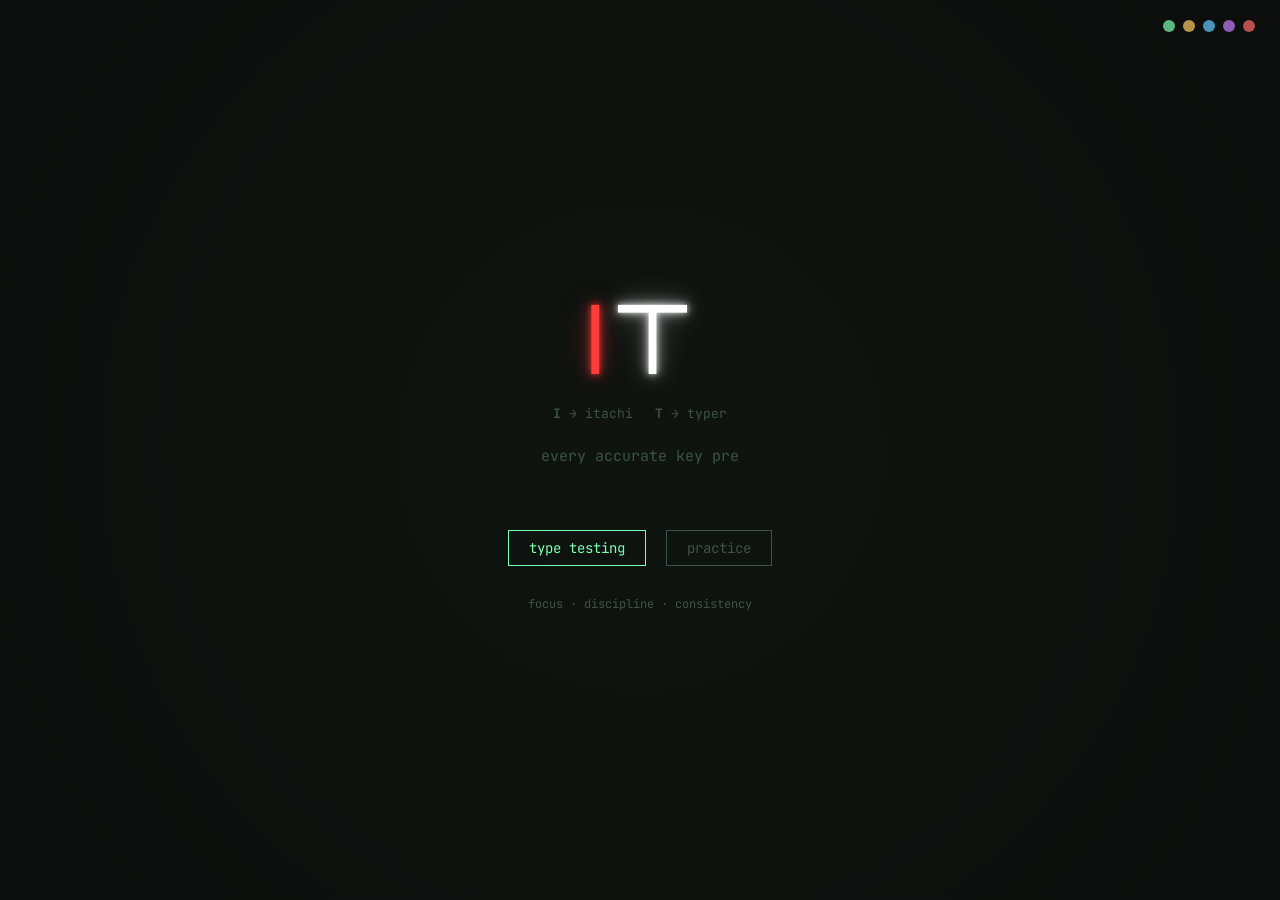
<file: index.html>
<!DOCTYPE html>
<html lang="en">
<head>
  <meta charset="UTF-8">
  <meta name="google-site-verification" content="l5e_YDKnYjmBuraP1IS3wqxOowYCeWSeYMiakXfiA74" />
  <title>itachiType</title>
  <link rel="stylesheet" href="style.css">
</head>
<body>

<!-- THEME DOTS -->
<div class="themes">
  <span class="dot green" data-theme="green"></span>
  <span class="dot amber" data-theme="amber"></span>
  <span class="dot blue" data-theme="blue"></span>
  <span class="dot purple" data-theme="purple"></span>
  <span class="dot red" data-theme="red"></span>
</div>

<!-- CENTER -->
<div class="center">

  <!-- IT LOGO -->
  <div class="it-logo">
    <span class="i">I</span><span class="t">T</span>
  </div>

  <!-- MEANING -->
  <div class="it-meaning">
    <span><b>I</b> → itachi</span>
    <span><b>T</b> → typer</span>
  </div>

  <!-- MOTIVATION QUOTE -->
  <p class="quote" id="quote"></p>

  <!-- ACTIONS -->
  <div class="actions">
    <a href="test.html" class="btn primary">type testing
    <a href="practice.html" class="btn">practice</a>
  </div>

  <p class="micro">focus · discipline · consistency</p>
</div>

<script src="main.js"></script>
</body>
</html>
</file>
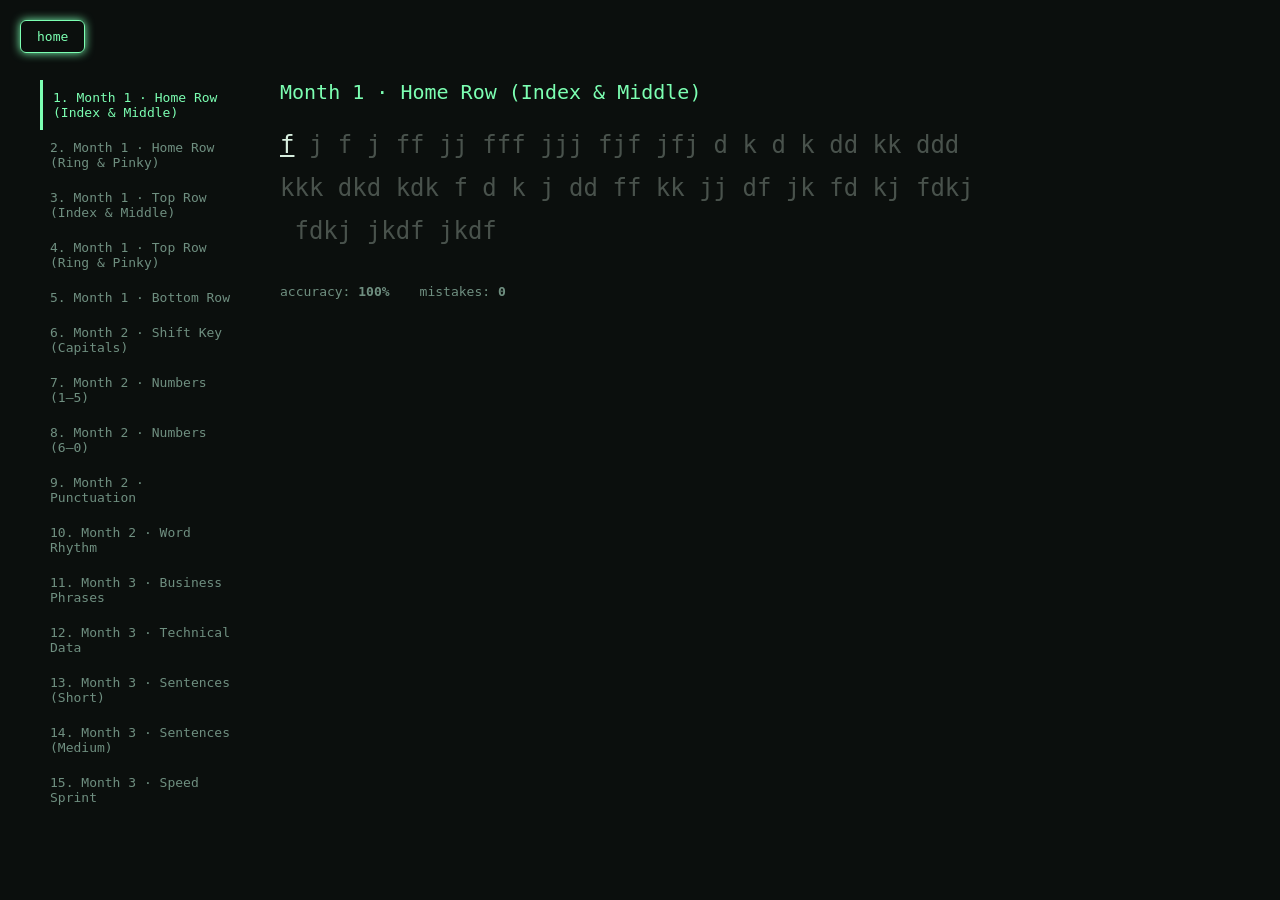
<file: practice.html>
<!DOCTYPE html>
<html lang="en">
<head>
  <meta charset="UTF-8" />
  <title>Practice · itachiType</title>
  <link rel="stylesheet" href="practice.css" />
</head>
<body>

<a href="index.html" class="home-btn">home</a>

<div class="container">

  <aside class="lessons" id="lessonList"></aside>

  <main class="practice">
    <div class="lesson-title" id="lessonTitle"></div>

    <div class="typing-box" id="typingText"></div>

    <div class="stats">
      <span>accuracy: <b id="accuracy">100%</b></span>
      <span>mistakes: <b id="mistakes">0</b></span>
    </div>
  </main>

</div>

<!-- POPUP -->
<div class="popup" id="popup">
  <div class="popup-box">
    <h2>Lesson completed 🎉</h2>
    <div class="popup-actions">
      <button id="repeat">repeat lesson</button>
      <button id="next">next lesson</button>
      <div class="shortcuts">
  <small>Alt + N → Next lesson</small><br>
  <small>Alt + R → Repeat lesson</small>
</div>
    </div>
  </div>
</div>

<script src="practice.js"></script>
</body>
</html>
</file>
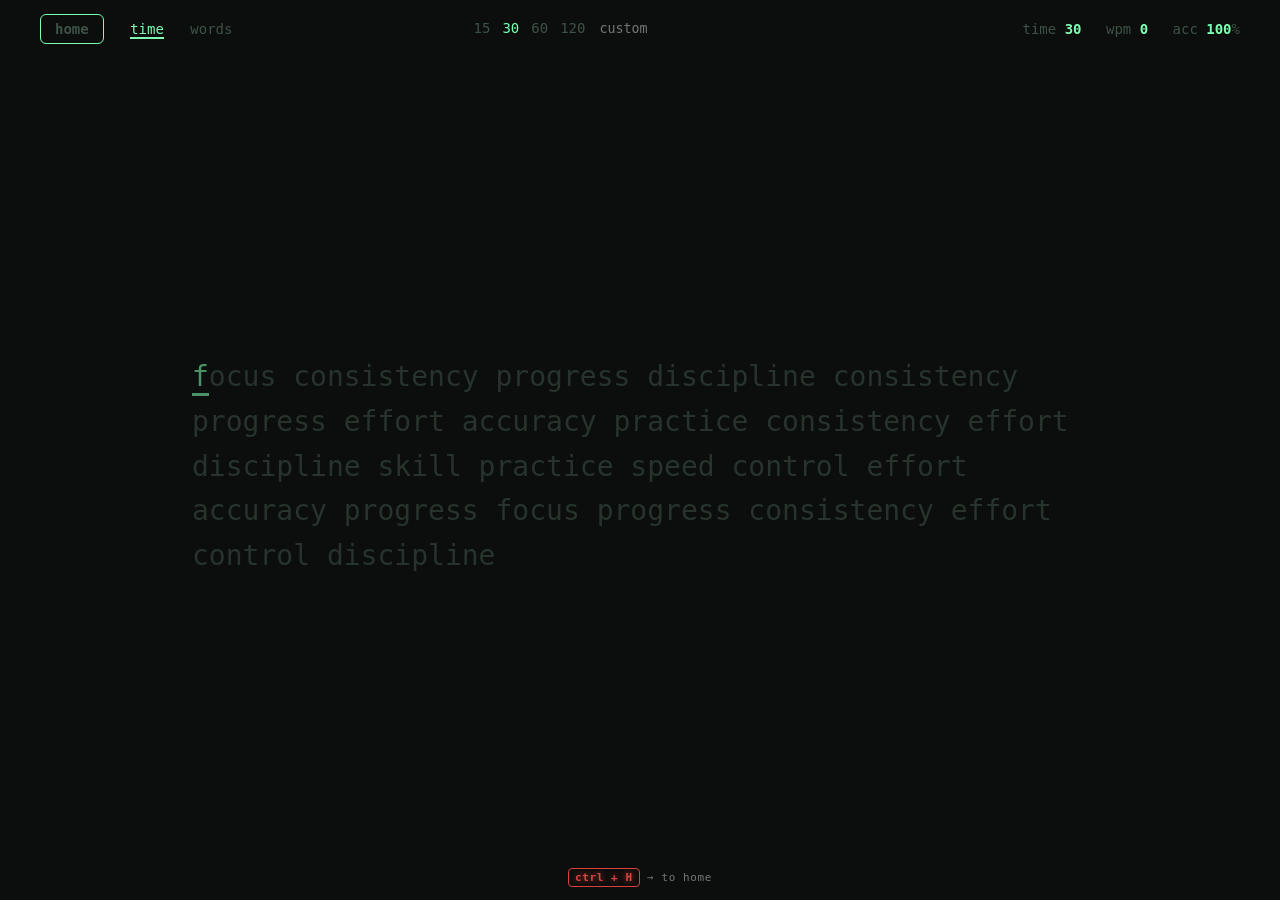
<file: test.html>
<!DOCTYPE html>
<html lang="en">
<head>
  <meta charset="UTF-8">
  <title>itachiType – Test</title>
  <link rel="stylesheet" href="cyber.css">
</head>
<body>

<div class="top">
  <div class="modes">
  <span class="home-btn" id="homeBtn">home</span>
  <span class="mode active" data-mode="time">time</span>
  <span class="mode" data-mode="words">words</span>
</div>


  <div class="options" id="options"></div>

  <div class="stats">
    <span>time <b id="time">30</b></span>
    <span>wpm <b id="wpm">0</b></span>
    <span>acc <b id="accuracy">100</b>%</span>
  </div>
</div>

<div class="center">
  <div id="typingText" class="typing-box"></div>
</div>
<div class="footer-hint">
  <span class="key">ctrl + H</span> → to home
</div>

<script src="test.js"></script>
</body>
</html>
</file>
<file: style.css>
@import url("https://fonts.googleapis.com/css2?family=JetBrains+Mono:wght@400;600&family=Orbitron:wght@600&display=swap");

:root{
  --accent:#7cffb2;
  --bg:#0b0e0c;
  --muted:#3e5247;
}

*{box-sizing:border-box}

body{
  margin:0;
  height:100vh;
  background:radial-gradient(circle at center, #0f1411, var(--bg));
  font-family:"JetBrains Mono",monospace;
  color:var(--accent);
  display:flex;
  align-items:center;
  justify-content:center;
  overflow:hidden;
}

/* CENTER */
.center{
  text-align:center;
  animation:fadeIn 1.6s ease forwards;
}

/* IT LOGO */
.it-logo{
  font-family:"Orbitron",sans-serif;
  font-size:96px;
  letter-spacing:6px;
  margin-bottom:8px;
}

/* I – RED NEON */
.it-logo .i{
  color:#ff3b3b;
  text-shadow:
    0 0 6px rgba(255,59,59,.8),
    0 0 14px rgba(255,59,59,.6),
    0 0 30px rgba(255,59,59,.4);
  animation:neonRed 2.5s infinite alternate;
}

/* T – WHITE NEON */
.it-logo .t{
  color:#ffffff;
  margin-left:4px;
  text-shadow:
    0 0 6px rgba(255,255,255,.8),
    0 0 14px rgba(255,255,255,.6),
    0 0 30px rgba(255,255,255,.4);
  animation:neonWhite 2.5s infinite alternate;
}

/* MEANING */
.it-meaning{
  display:flex;
  justify-content:center;
  gap:22px;
  font-size:13px;
  color:var(--muted);
  margin-bottom:22px;
}

/* QUOTE */
.quote{
  max-width:560px;
  margin:0 auto 34px;
  font-size:15px;
  color:var(--muted);
  line-height:1.7;
  min-height:52px;
}

/* BUTTONS */
.actions{
  display:flex;
  justify-content:center;
  gap:20px;
}

.btn{
  text-decoration:none;
  color:var(--muted);
  border:1px solid var(--muted);
  padding:8px 20px;
  font-size:14px;
  transition:.25s;
}

.btn:hover{
  color:var(--accent);
  border-color:var(--accent);
  box-shadow:0 0 14px rgba(124,255,178,.25);
}

.primary{
  color:var(--accent);
  border-color:var(--accent);
}

/* MICRO */
.micro{
  margin-top:30px;
  font-size:12px;
  color:var(--muted);
}

/* THEME DOTS */
.themes{
  position:fixed;
  top:20px;
  right:25px;
  display:flex;
  gap:8px;
}

.dot{
  width:12px;
  height:12px;
  border-radius:50%;
  opacity:.7;
  cursor:pointer;
}
.dot:hover{opacity:1}

.green{background:#7cffb2}
.amber{background:#ffcc66}
.blue{background:#66ccff}
.purple{background:#c77dff}
.red{background:#ff6b6b}

/* ANIMATIONS */
@keyframes fadeIn{
  from{opacity:0; transform:translateY(18px)}
  to{opacity:1; transform:none}
}

@keyframes neonRed{
  from{opacity:.85}
  to{opacity:1}
}

@keyframes neonWhite{
  from{opacity:.75}
  to{opacity:1}
}
</file>
<file: practice.css>
:root {
  --accent: #7cffb2;
  --bg: #0b0f0d;
  --text: #d7eede;
  --muted: #6f8f80;
}

* {
  box-sizing: border-box;
  font-family: monospace;
}

body {
  margin: 0;
  background: var(--bg);
  color: var(--text);
}

.home-btn {
  position: fixed;
  top: 20px;
  left: 20px;
  padding: 8px 16px;
  border: 1px solid var(--accent);
  color: var(--accent);
  text-decoration: none;
  border-radius: 6px;
  box-shadow: 0 0 10px var(--accent);
}

.container {
  display: flex;
  height: 100vh;
  padding: 80px 40px;
  gap: 40px;
}

.lessons {
  width: 200px;
  overflow-y: auto;
}

.lesson {
  padding: 10px;
  color: var(--muted);
  cursor: pointer;
}

.lesson.active {
  color: var(--accent);
  border-left: 3px solid var(--accent);
}

.practice {
  flex: 1;
}

.lesson-title {
  font-size: 20px;
  margin-bottom: 20px;
  color: var(--accent);
}

.typing-box {
  font-size: 24px;
  line-height: 1.8;
  max-width: 700px;
}

.typing-box span {
  opacity: .3;
}

.typing-box span.active {
  opacity: 1;
  text-decoration: underline;
}

.typing-box span.correct {
  color: var(--accent);
  opacity: 1;
}

.typing-box span.wrong {
  color: #ff6b6b;
  opacity: 1;
}

.stats {
  margin-top: 30px;
  color: var(--muted);
  display: flex;
  gap: 30px;
}

/* POPUP */
.popup {
  position: fixed;
  inset: 0;
  background: rgba(0,0,0,.7);
  display: none;
  align-items: center;
  justify-content: center;
}

.popup-box {
  border: 1px solid var(--accent);
  padding: 30px;
  text-align: center;
  box-shadow: 0 0 25px var(--accent);
}

.popup-actions {
  margin-top: 20px;
  display: flex;
  gap: 20px;
  justify-content: center;
}

.popup button {
  background: transparent;
  border: 1px solid var(--accent);
  color: var(--accent);
  padding: 8px 16px;
  cursor: pointer;
}
/* VISIBLE SPACE FIX */
.typing-box span.space {
  display: inline-block;
  min-width: 12px;
}

.typing-box span.space.wrong {
  border: 1px solid #ff6b6b;
  background: rgba(255,107,107,0.15);
}
</file>
<file: cyber.css>
:root{
  --accent:#7cffb2;
  --bg:#0b0e0c;
  --muted:#3e5247;
}

*{box-sizing:border-box}

body{
  margin:0;
  background:var(--bg);
  font-family:"JetBrains Mono",monospace;
  color:var(--accent);
}

.top{
  padding:20px 40px;
  display:flex;
  justify-content:space-between;
  align-items:center;
  font-size:14px;
}

.modes span{
  margin-right:18px;
  color:var(--muted);
  cursor:pointer;
}

.modes .active{
  color:var(--accent);
  border-bottom:2px solid var(--accent);
}

.options span,
.options input{
  margin-right:12px;
  color:var(--muted);
  background:none;
  border:none;
  outline:none;
  font-family:inherit;
  cursor:pointer;
}

.options .active{
  color:var(--accent);
}

.stats span{
  margin-left:16px;
  color:var(--muted);
}

.stats b{
  color:var(--accent);
}

.center{
  height:calc(100vh - 80px);
  display:flex;
  justify-content:center;
  align-items:center;
}

.typing-box{
  width:70%;
  max-width:900px;
  font-size:28px;
  line-height:1.6;
  color:var(--muted);
}

.typing-box span.correct{color:var(--accent)}
.typing-box span.wrong{color:#ff6b6b}
.typing-box span.active{
  color:var(--accent);
  border-bottom:3px solid var(--accent);
}
.typing-box span:not(.correct):not(.wrong){
  opacity:.55;
}

.blink{
  animation:blink 1s infinite;
}
@keyframes blink{
  50%{opacity:.3}
}
.home-btn{
  margin-right:20px;
  color:var(--muted);
  cursor:pointer;
}
.home-btn:hover{
  color:var(--accent);
}
/* =====================
   HOME BUTTON (BIG + GLOW)
===================== */
.home-btn{
  margin-right:22px;
  font-size:16px;
  font-weight:600;
  color:var(--accent);
  cursor:pointer;
  text-shadow:
    0 0 6px var(--accent),
    0 0 12px var(--accent);
  animation:homeGlow 2s infinite alternate;
}

@keyframes homeGlow{
  from{
    text-shadow:
      0 0 6px var(--accent),
      0 0 12px var(--accent);
  }
  to{
    text-shadow:
      0 0 10px var(--accent),
      0 0 20px var(--accent),
      0 0 40px var(--accent);
  }
}/* =====================
   FOOTER SHORTCUT – RED GLOW (CLEAN)
===================== */
.footer-hint{
  position:fixed;
  bottom:16px;
  left:50%;
  transform:translateX(-50%);
  font-size:11px;
  letter-spacing:.6px;
  color:#888;
  opacity:.85;

  /* force clean */
  filter:none !important;
  text-shadow:none;
}

.footer-hint .key{
  padding:2px 6px;
  border-radius:4px;
  border:1px solid #ff4d4d;
  color:#ff4d4d;
  font-weight:600;

  /* red glow */
  text-shadow:
    0 0 6px rgba(255,77,77,.7),
    0 0 12px rgba(255,77,77,.4);
}

/* =====================
   HOME BUTTON – CLEAN & PREMIUM
===================== */
.home-btn{
  margin-right:24px;
  padding:6px 14px;
  font-size:14px;
  font-weight:600;
  color:var(--accent);
  border:1px solid var(--accent);
  border-radius:6px;
  cursor:pointer;
  transition:all .25s ease;
}

.home-btn:hover{
  background:var(--accent);
  color:#000;
}

/* subtle focus pulse (not glow) */
.home-btn:active{
  transform:scale(0.96);
}
/* =====================
   HARD RESET – HOME BUTTON
===================== */
.home-btn{
  all: unset;                 /* 🔥 reset ALL inherited styles */
  margin-right:24px;
  padding:6px 14px;
  font-size:14px;
  font-weight:600;
  color:var(--accent);
  border:1px solid var(--accent);
  border-radius:6px;
  cursor:pointer;

  /* ❌ FORCE REMOVE BLUR / GLOW */
  filter:none !important;
  backdrop-filter:none !important;
  text-shadow:none !important;
  box-shadow:none !important;
  opacity:1 !important;

  transition:background .2s ease,color .2s ease,transform .1s ease;
}

.home-btn:hover{
  background:var(--accent);
  color:#000;
}

.home-btn:active{
  transform:scale(0.96);
}
</file>
